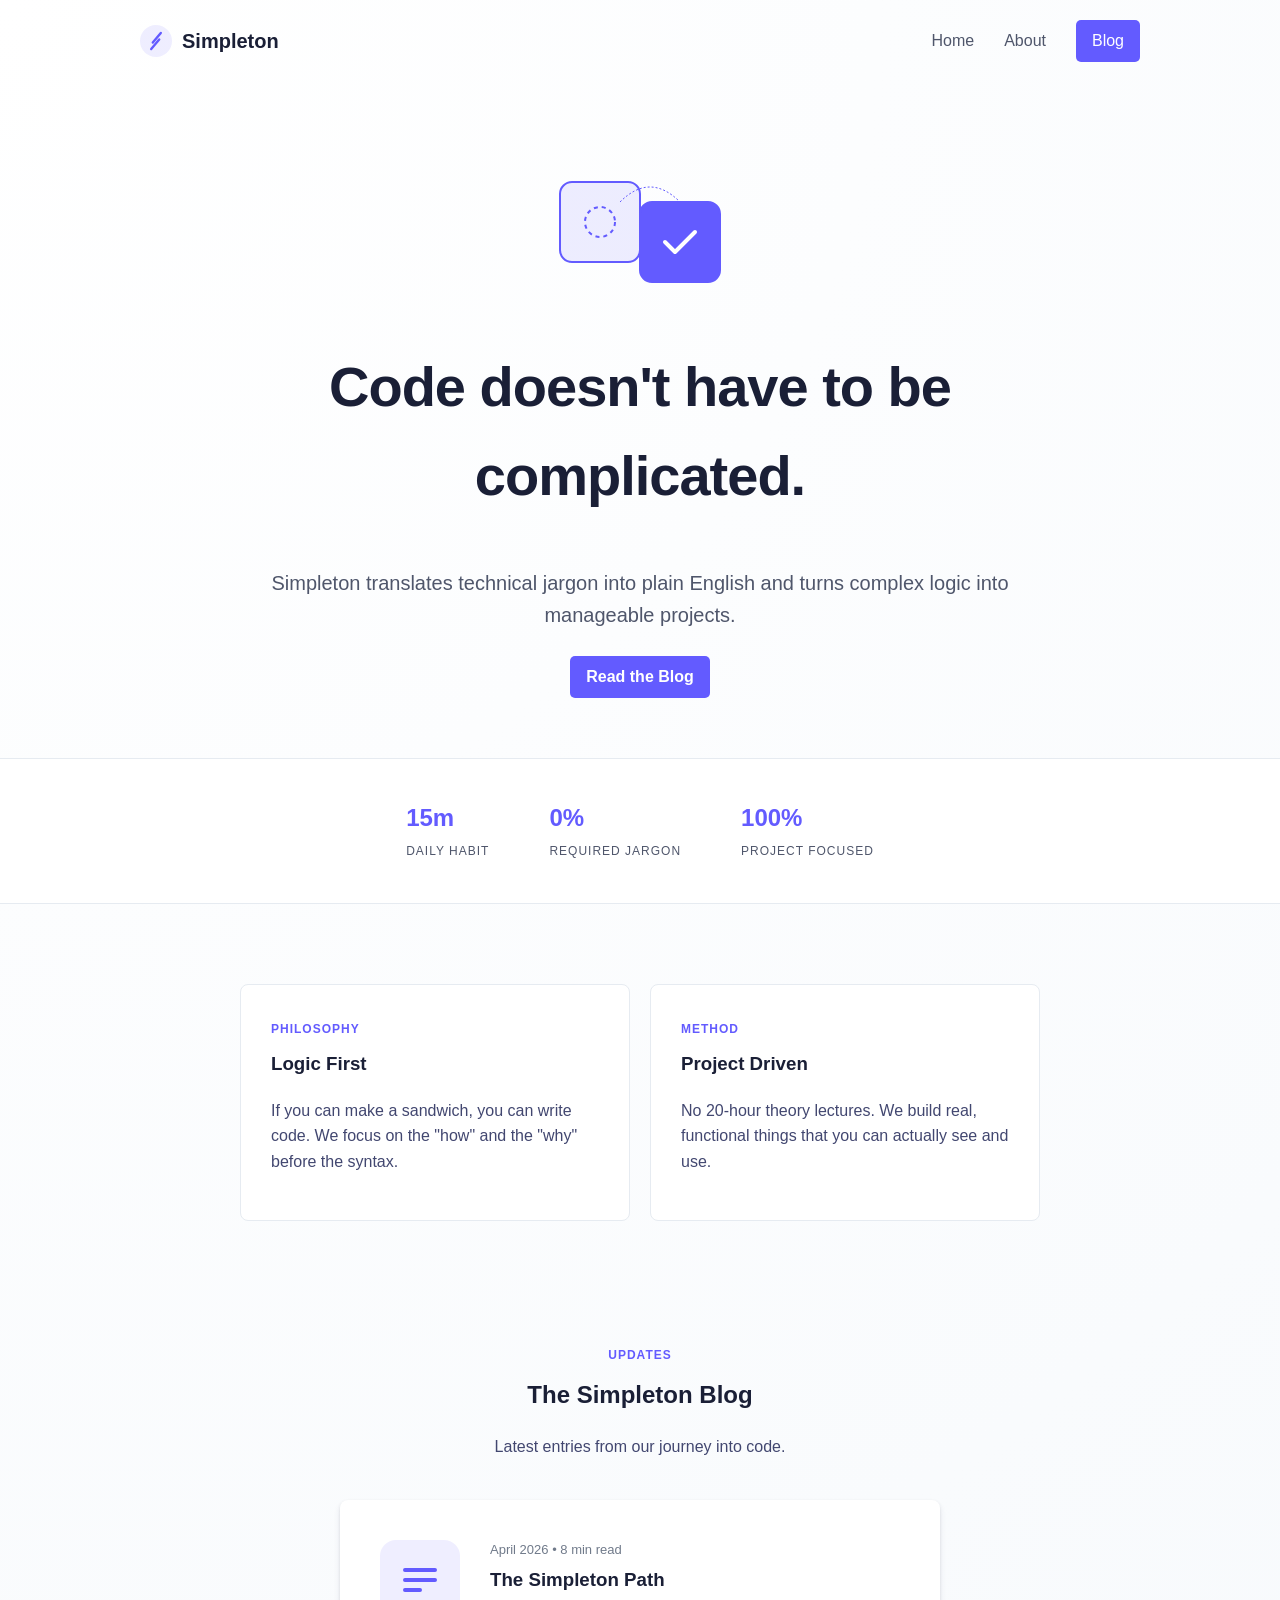
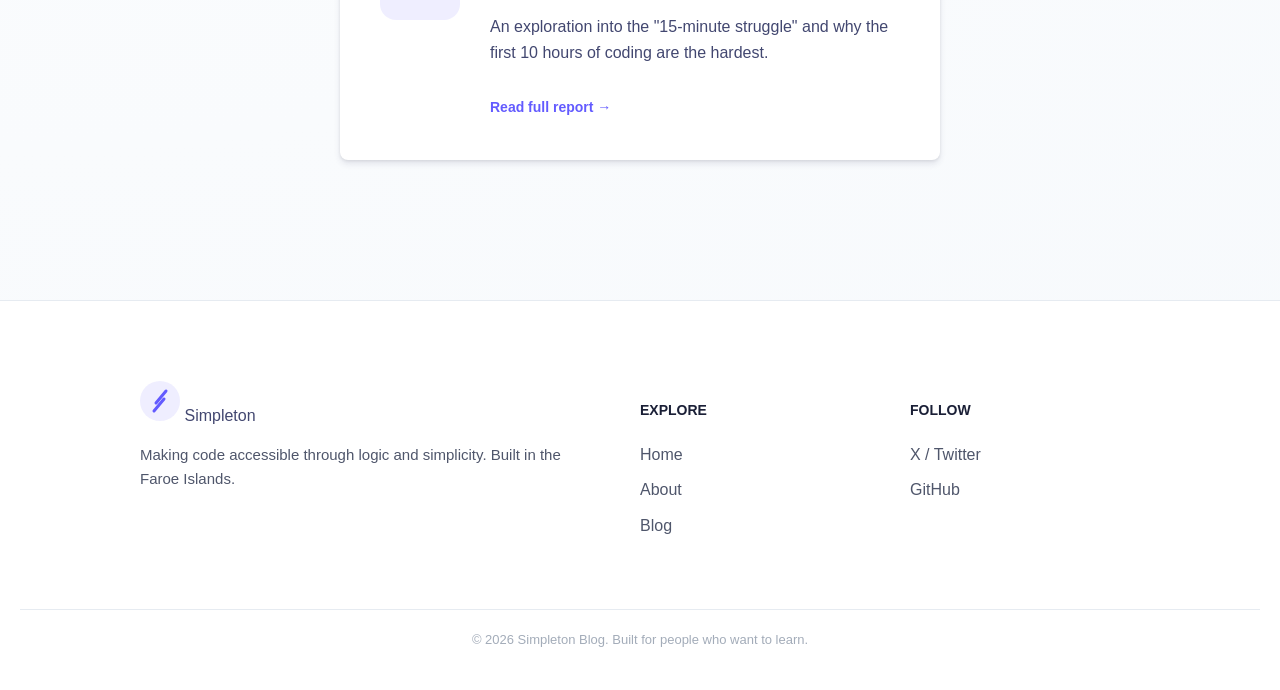
<file: index.html>
<!DOCTYPE html>
<html lang="en">
<head>
    <meta charset="utf-8">
    <meta name="viewport" content="width=device-width, initial-scale=1.0">
    <title>Simpleton | Code doesn't have to be complicated</title>
    <link rel="stylesheet" href="style.css">
</head>
<body>

    <header class="site-header">
        <nav>
            <a href="index.html" class="brand">
                <img src="simpletonBrand.svg" alt="Simpleton Logo">
                <span>Simpleton</span>
            </a>
            <div class="nav-links">
                <a href="index.html">Home</a>
                <a href="about.html">About</a>
                <a href="blog.html" class="button">Blog</a>
            </div>
        </nav>
    </header>

    <main>
        <section class="hero">
            <svg class="main-illustration" width="240" height="160" viewBox="0 0 240 160" fill="none" xmlns="http://www.w3.org/2000/svg">
                <rect x="40" y="40" width="80" height="80" rx="12" fill="#635bff" fill-opacity="0.1" stroke="#635bff" stroke-width="2"/>
                <circle cx="80" cy="80" r="15" stroke="#635bff" stroke-width="2" stroke-dasharray="4 4"/>
                <rect x="120" y="60" width="80" height="80" rx="12" fill="#635bff" stroke="#635bff" stroke-width="2"/>
                <path d="M145 100L155 110L175 90" stroke="white" stroke-width="4" stroke-linecap="round" stroke-linejoin="round"/>
                <path d="M100 60C120 40 140 40 160 60" stroke="#635bff" stroke-width="1" stroke-dasharray="2 2"/>
            </svg>

            <h1>Code doesn't have to be complicated.</h1>
            <p class="subtitle">Simpleton translates technical jargon into plain English and turns complex logic into manageable projects.</p>
            <a href="blog.html" class="button">Read the Blog</a>
        </section>

        <section class="stats-bar">
            <div class="stat-item">
                <strong>15m</strong>
                <span>Daily Habit</span>
            </div>
            <div class="stat-item">
                <strong>0%</strong>
                <span>Required Jargon</span>
            </div>
            <div class="stat-item">
                <strong>100%</strong>
                <span>Project Focused</span>
            </div>
        </section>

        <section class="about-content">
            <div class="trust-grid">
                <div class="trust-item">
                    <span class="category">Philosophy</span>
                    <h3>Logic First</h3>
                    <p>If you can make a sandwich, you can write code. We focus on the "how" and the "why" before the syntax.</p>
                </div>
                <div class="trust-item">
                    <span class="category">Method</span>
                    <h3>Project Driven</h3>
                    <p>No 20-hour theory lectures. We build real, functional things that you can actually see and use.</p>
                </div>
            </div>
        </section>

        <section class="home-blog-preview">
            <div class="section-header">
                <span class="category">Updates</span>
                <h2>The Simpleton Blog</h2>
                <p>Latest entries from our journey into code.</p>
            </div>

            <article class="card blog-card">
                <img src="deep-dive-thumb.svg" class="card-icon" alt="Deep Dive">
                <div class="card-content">
                    <div class="meta-info">April 2026 &bull; 8 min read</div>
                    <h3>The Simpleton Path</h3>
                    <p>An exploration into the "15-minute struggle" and why the first 10 hours of coding are the hardest.</p>
                    <a href="deep-dive.html" class="read-more">Read full report &rarr;</a>
                </div>
            </article>
        </section>
    </main>

    <footer>
        <div class="footer-grid">
            <div class="footer-brand">
                <div class="brand">
                    <img src="simpletonBrand.svg" alt="Simpleton">
                    <span>Simpleton</span>
                </div>
                <p>Making code accessible through logic and simplicity. Built in the Faroe Islands.</p>
            </div>
            
            <div class="footer-links">
                <h4>Explore</h4>
                <a href="index.html">Home</a>
                <a href="about.html">About</a>
                <a href="blog.html">Blog</a>
            </div>
            
            <div class="footer-links">
                <h4>Follow</h4>
                <a href="#">X / Twitter</a>
                <a href="#">GitHub</a>
            </div>
        </div>
        
        <div class="footer-bottom">
            &copy; 2026 Simpleton Blog. Built for people who want to learn.
        </div>
    </footer>

    <button onclick="topFunction()" id="backToTop" title="Go to top">↑ Top</button>
    <script src="script.js"></script>

</body>
</html>
</file>
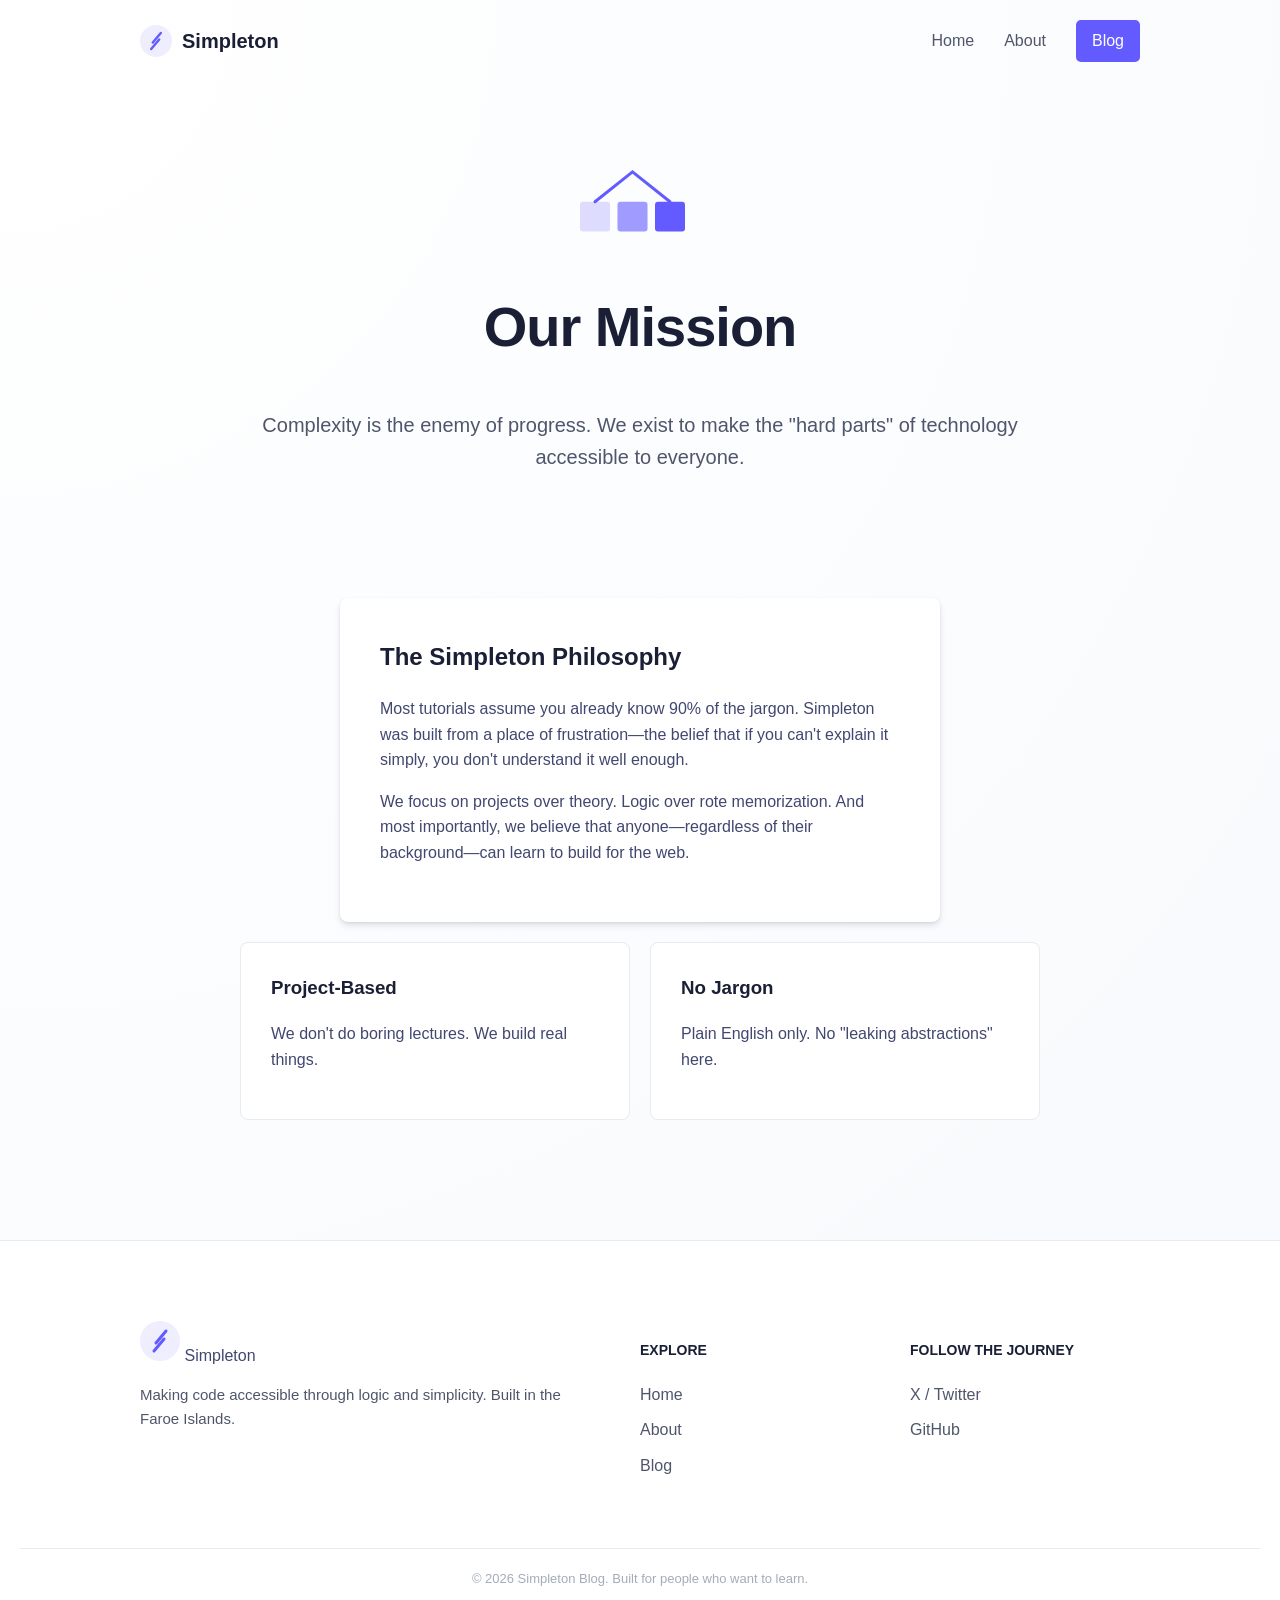
<file: about.html>
<!DOCTYPE html>
<html>
<head>
    <meta charset="utf-8">
    <meta name="viewport" content="width=device-width, initial-scale=1.0">
    <title>About | Simpleton</title>
    <link rel="stylesheet" href="style.css">
</head>
<body>
    <nav>
        <a href="index.html" class="brand">
            <img src="simpletonBrand.svg" alt="Simpleton Logo">
            <span>Simpleton</span>
        </a>
        <div class="nav-links">
            <a href="index.html">Home</a>
            <a href="about.html">About</a>
            <a href="blog.html" class="button">Blog</a>
        </div>
    </nav>

    <main>
        <header class="hero">
            <img src="construction.svg" style="width: 150px; margin-bottom: 20px;">
            <h1>Our Mission</h1>
            <p class="subtitle">Complexity is the enemy of progress. We exist to make the "hard parts" of technology accessible to everyone.</p>
        </header>

        <section class="about-content">
            <article class="card">
                <h2>The Simpleton Philosophy</h2>
                <p>Most tutorials assume you already know 90% of the jargon. Simpleton was built from a place of frustration—the belief that if you can't explain it simply, you don't understand it well enough.</p>
                <p>We focus on projects over theory. Logic over rote memorization. And most importantly, we believe that anyone—regardless of their background—can learn to build for the web.</p>
            </article>

            <div class="trust-grid">
                <div class="trust-item">
                    <h3>Project-Based</h3>
                    <p>We don't do boring lectures. We build real things.</p>
                </div>
                <div class="trust-item">
                    <h3>No Jargon</h3>
                    <p>Plain English only. No "leaking abstractions" here.</p>
                </div>
            </div>
        </section>
    </main>

    <footer>
    <div class="footer-grid">
        <div class="footer-brand">
            <div class="brand">
                <img src="simpletonBrand.svg" alt="Simpleton">
                <span>Simpleton</span>
            </div>
            <p>Making code accessible through logic and simplicity. Built in the Faroe Islands.</p>
        </div>
        
        <div class="footer-links">
            <h4>Explore</h4>
            <a href="index.html">Home</a>
            <a href="about.html">About</a>
            <a href="blog.html">Blog</a>
        </div>
        
        <div class="footer-links">
            <h4>Follow the Journey</h4>
            <a href="#">X / Twitter</a>
            <a href="#">GitHub</a>
        </div>
    </div>
    
    <div class="footer-bottom">
        &copy; 2026 Simpleton Blog. Built for people who want to learn.
    </div>
</footer>
</body>
</html>
</file>
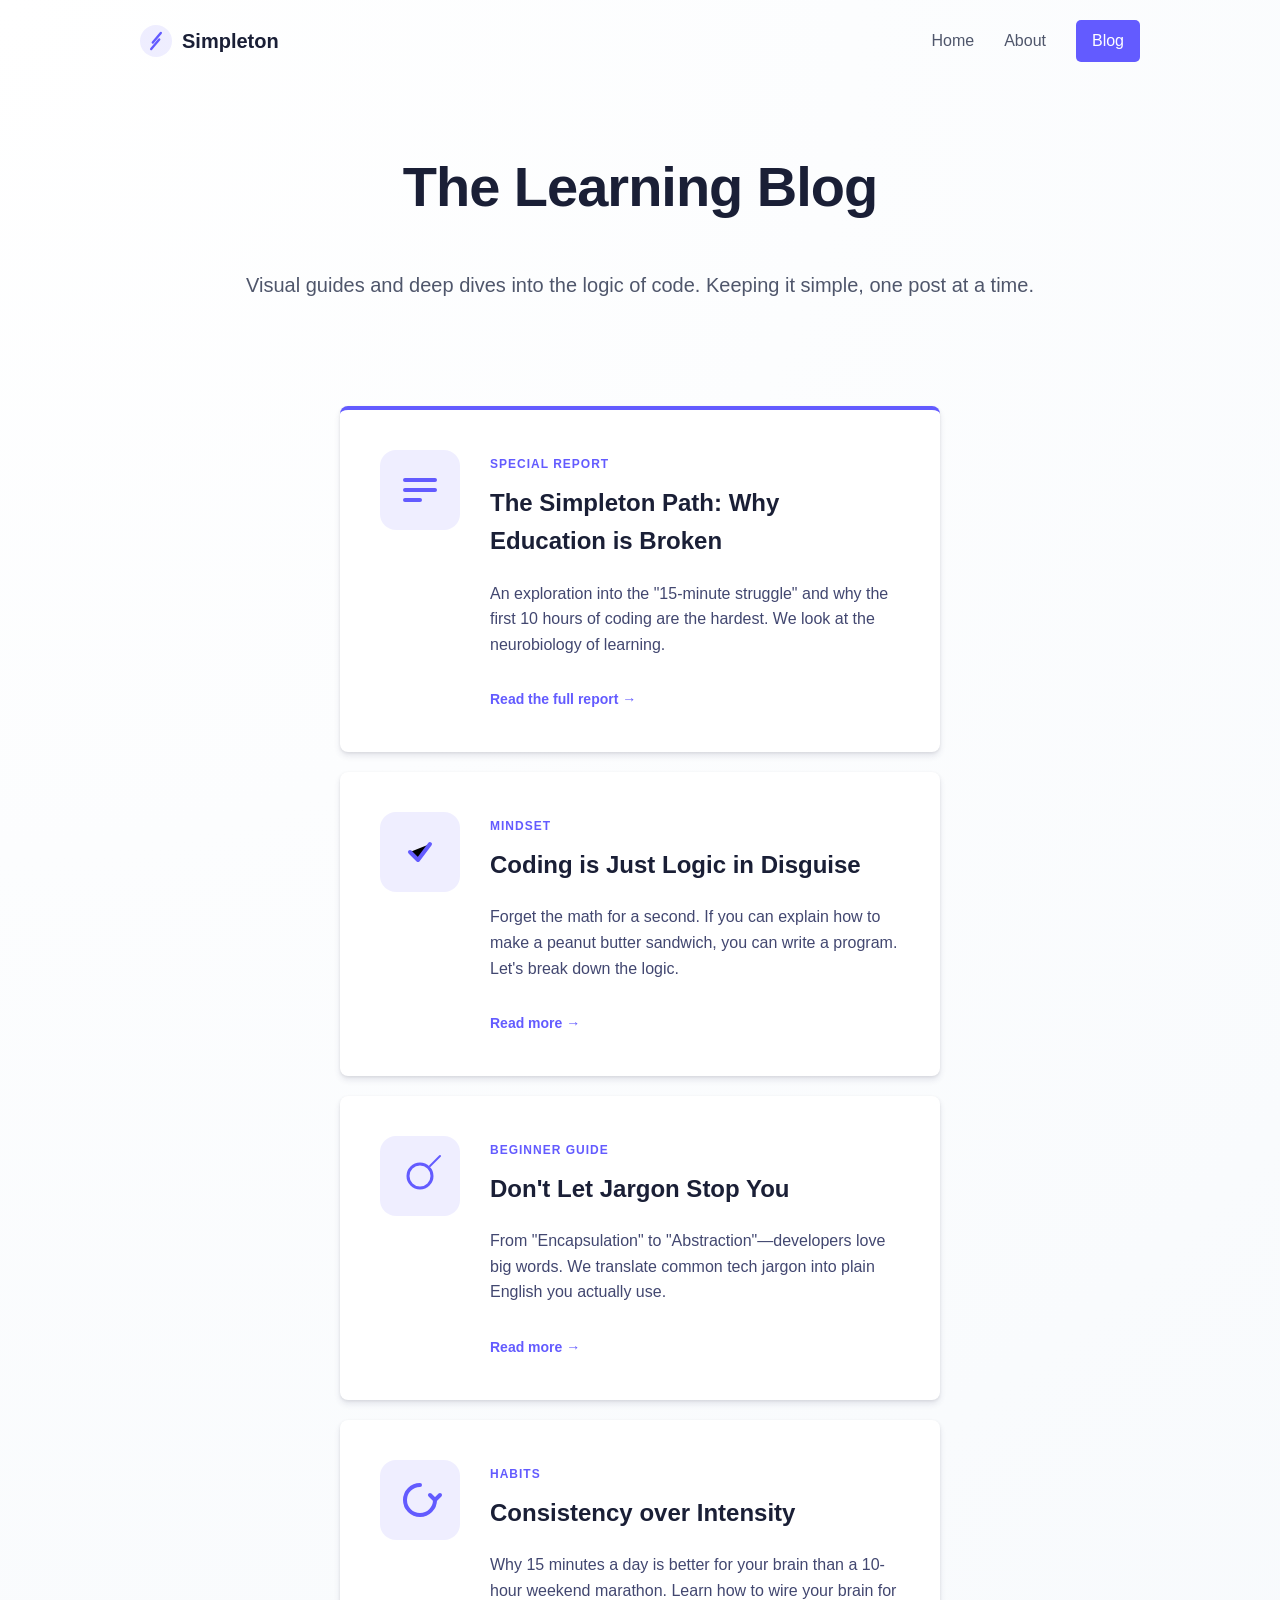
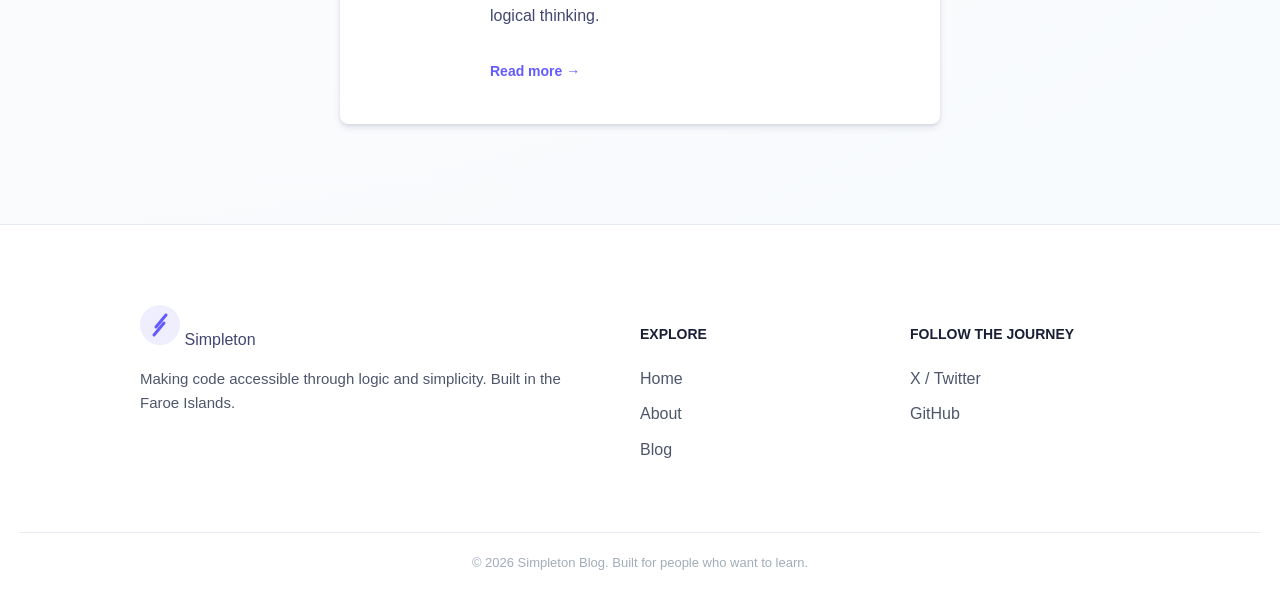
<file: blog.html>
<!DOCTYPE html>
<html lang="en">
<head>
    <meta charset="utf-8">
    <meta name="viewport" content="width=device-width, initial-scale=1.0">
    <title>Blog Feed | Simpleton</title>
    <link rel="stylesheet" href="style.css">
</head>
<body>
    <nav>
        <a href="index.html" class="brand">
            <img src="simpletonBrand.svg" alt="Simpleton Logo">
            <span>Simpleton</span>
        </a>
        <div class="nav-links">
            <a href="index.html">Home</a>
            <a href="about.html">About</a>
            <a href="blog.html" class="button">Blog</a>
        </div>
    </nav>

    <main class="blog-feed">
        <header class="hero">
            <h1>The Learning Blog</h1>
            <p class="subtitle">Visual guides and deep dives into the logic of code. Keeping it simple, one post at a time.</p>
        </header>

        <article class="card blog-card" style="border-top: 4px solid #635bff;">
            <img src="deep-dive-thumb.svg" alt="Report Icon" class="card-icon">
            <div class="card-content">
                <span class="category">Special Report</span>
                <h2>The Simpleton Path: Why Education is Broken</h2>
                <p>An exploration into the "15-minute struggle" and why the first 10 hours of coding are the hardest. We look at the neurobiology of learning.</p>
                <a href="deep-dive.html" class="read-more">Read the full report &rarr;</a>
            </div>
        </article>

        <article class="card blog-card">
            <img src="logic-thumb.svg" alt="Logic Icon" class="card-icon">
            <div class="card-content">
                <span class="category">Mindset</span>
                <h2>Coding is Just Logic in Disguise</h2>
                <p>Forget the math for a second. If you can explain how to make a peanut butter sandwich, you can write a program. Let's break down the logic.</p>
                <a href="logic.html" class="read-more">Read more &rarr;</a>
            </div>
        </article>

        <article class="card blog-card">
            <img src="jargon-thumb.svg" alt="Jargon Icon" class="card-icon">
            <div class="card-content">
                <span class="category">Beginner Guide</span>
                <h2>Don't Let Jargon Stop You</h2>
                <p>From "Encapsulation" to "Abstraction"—developers love big words. We translate common tech jargon into plain English you actually use.</p>
                <a href="jargon.html" class="read-more">Read more &rarr;</a>
            </div>
        </article>

        <article class="card blog-card">
            <img src="habits-thumb.svg" alt="Habits Icon" class="card-icon">
            <div class="card-content">
                <span class="category">Habits</span>
                <h2>Consistency over Intensity</h2>
                <p>Why 15 minutes a day is better for your brain than a 10-hour weekend marathon. Learn how to wire your brain for logical thinking.</p>
                <a href="habits.html" class="read-more">Read more &rarr;</a>
            </div>
        </article>
    </main>

    <footer>
    <div class="footer-grid">
        <div class="footer-brand">
            <div class="brand">
                <img src="simpletonBrand.svg" alt="Simpleton">
                <span>Simpleton</span>
            </div>
            <p>Making code accessible through logic and simplicity. Built in the Faroe Islands.</p>
        </div>
        
        <div class="footer-links">
            <h4>Explore</h4>
            <a href="index.html">Home</a>
            <a href="about.html">About</a>
            <a href="blog.html">Blog</a>
        </div>
        
        <div class="footer-links">
            <h4>Follow the Journey</h4>
            <a href="#">X / Twitter</a>
            <a href="#">GitHub</a>
        </div>
    </div>
    
    <div class="footer-bottom">
        &copy; 2026 Simpleton Blog. Built for people who want to learn.
    </div>
</footer>
</body>
</html>
</file>
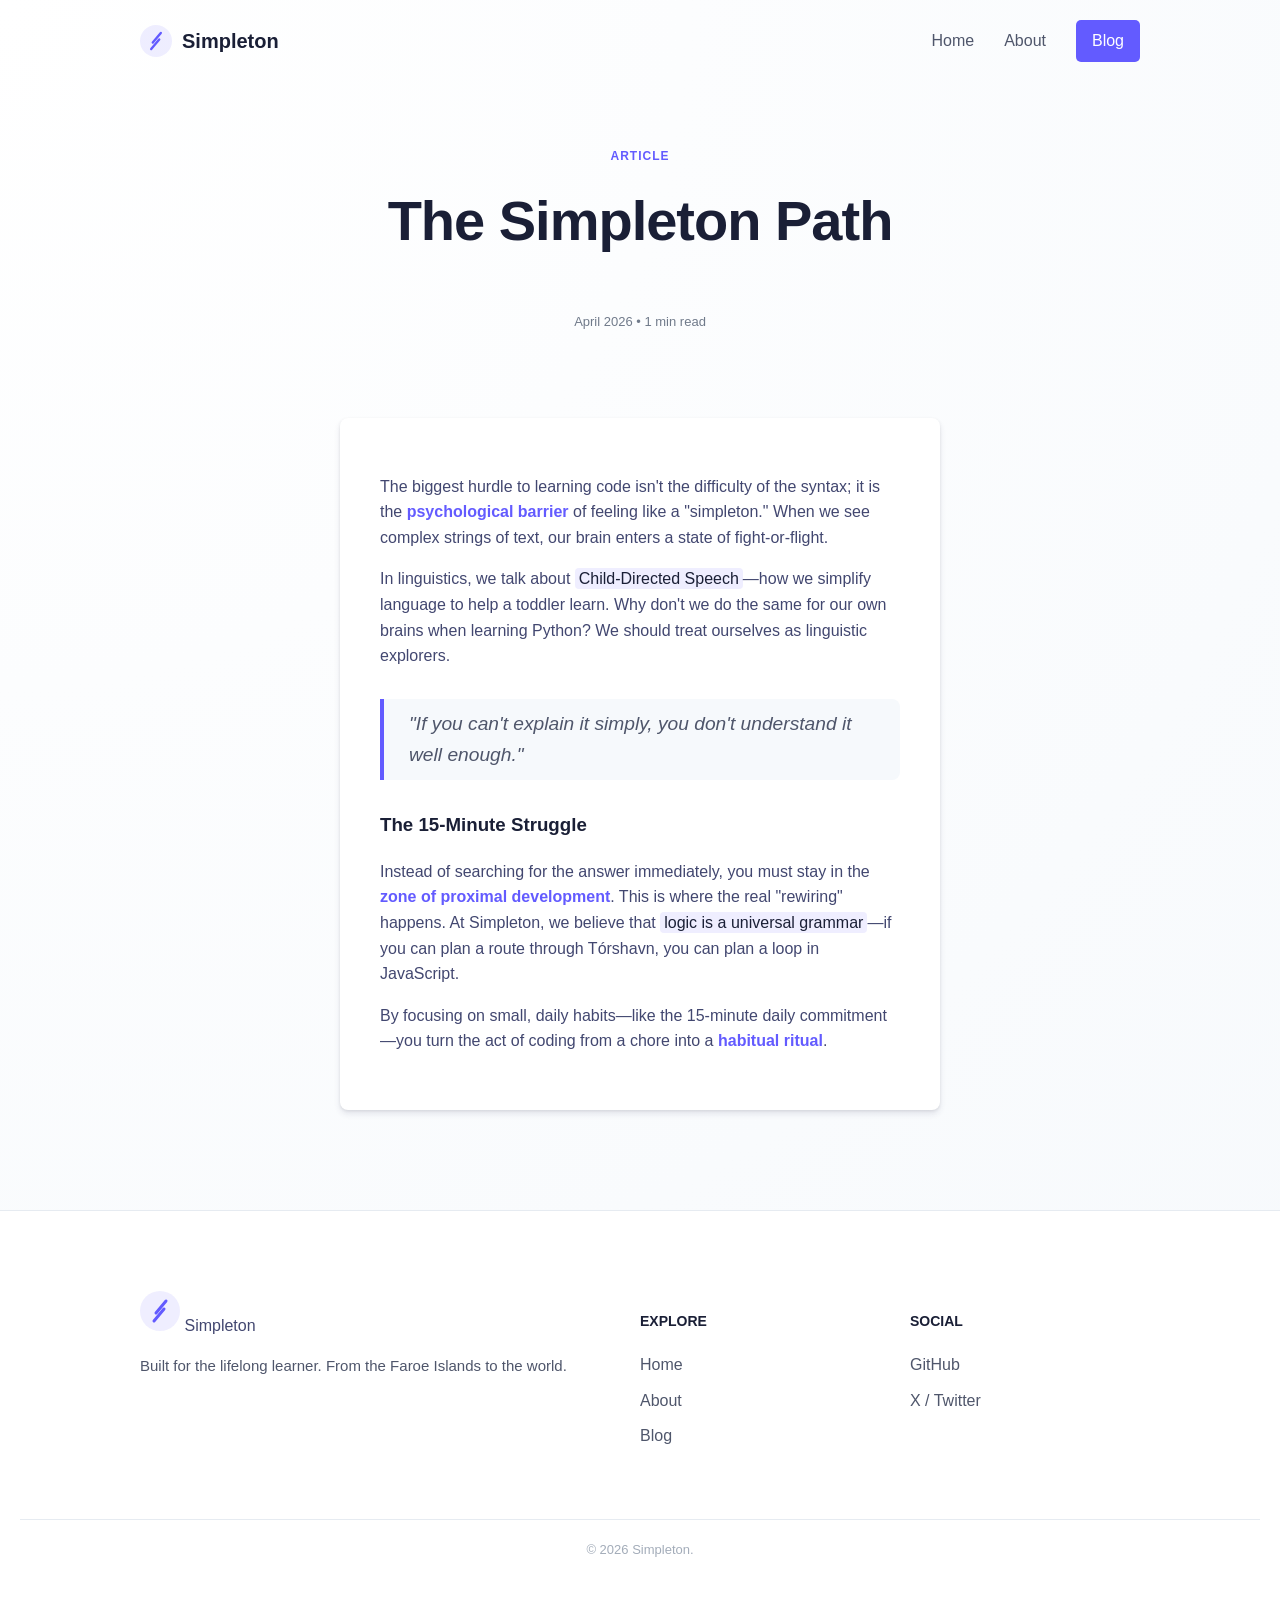
<file: deep-dive.html>
<!DOCTYPE html>
<html lang="en">
<head>
    <meta charset="utf-8">
    <meta name="viewport" content="width=device-width, initial-scale=1.0">
    <title>The Simpleton Path | Deep Dive</title>
    <link rel="stylesheet" href="style.css">
</head>
<body>

    <header class="site-header">
        <nav>
            <a href="index.html" class="brand">
                <img src="simpletonBrand.svg" alt="Simpleton Logo">
                <span>Simpleton</span>
            </a>
            <div class="nav-links">
                <a href="index.html">Home</a>
                <a href="about.html">About</a>
                <a href="blog.html" class="button">Blog</a>
            </div>
        </nav>
    </header>

    <main>
        <section class="hero">
            <span class="category">Article</span>
            <h1>The Simpleton Path</h1>
            <div class="meta-info" id="read-time">Calculating...</div>
        </section>

        <article class="long-form card">
            <p>The biggest hurdle to learning code isn't the difficulty of the syntax; it is the <span class="highlight">psychological barrier</span> of feeling like a "simpleton." When we see complex strings of text, our brain enters a state of fight-or-flight.</p>

            <p>In linguistics, we talk about <mark>Child-Directed Speech</mark>—how we simplify language to help a toddler learn. Why don't we do the same for our own brains when learning Python? We should treat ourselves as linguistic explorers.</p>

            <blockquote>
                "If you can't explain it simply, you don't understand it well enough."
            </blockquote>

            <h3>The 15-Minute Struggle</h3>
            <p>Instead of searching for the answer immediately, you must stay in the <span class="highlight">zone of proximal development</span>. This is where the real "rewiring" happens. At Simpleton, we believe that <mark>logic is a universal grammar</mark>—if you can plan a route through Tórshavn, you can plan a loop in JavaScript.</p>
            
            <p>By focusing on small, daily habits—like the 15-minute daily commitment—you turn the act of coding from a chore into a <span class="highlight">habitual ritual</span>.</p>
        </article>
    </main>

    <footer>
        <div class="footer-grid">
            <div class="footer-brand">
                <div class="brand">
                    <img src="simpletonBrand.svg" alt="Simpleton">
                    <span>Simpleton</span>
                </div>
                <p>Built for the lifelong learner. From the Faroe Islands to the world.</p>
            </div>
            <div class="footer-links">
                <h4>Explore</h4>
                <a href="index.html">Home</a>
                <a href="about.html">About</a>
                <a href="blog.html">Blog</a>
            </div>
            <div class="footer-links">
                <h4>Social</h4>
                <a href="#">GitHub</a>
                <a href="#">X / Twitter</a>
            </div>
        </div>
        <div class="footer-bottom">
            &copy; 2026 Simpleton.
        </div>
    </footer>
<button onclick="topFunction()" id="backToTop" title="Go to top">↑ Top</button>
    <script src="script.js"></script>
</body>
</html>
</file>
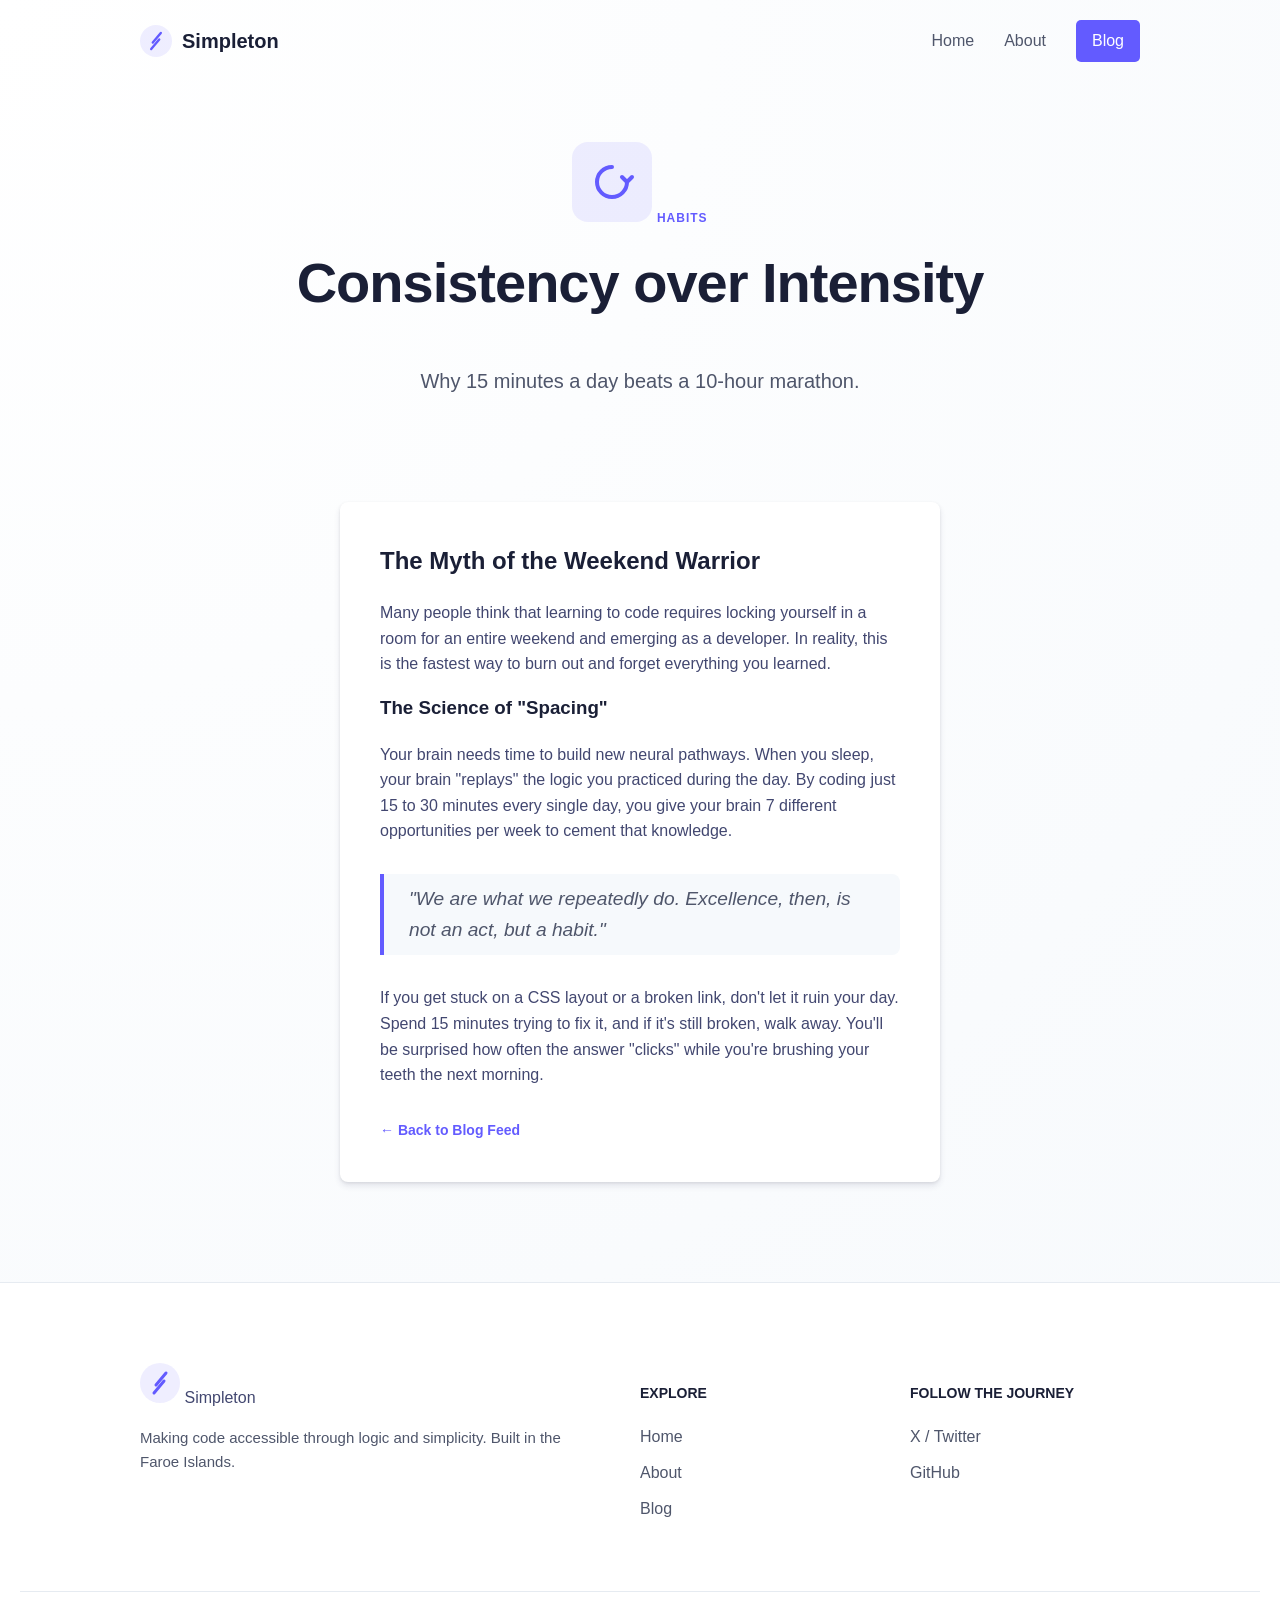
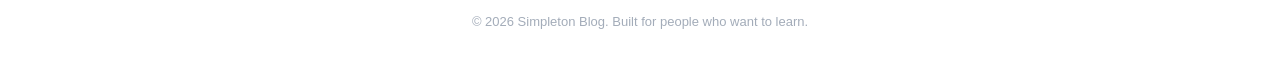
<file: habits.html>
<!DOCTYPE html>
<html lang="en">
<head>
    <meta charset="utf-8">
    <meta name="viewport" content="width=device-width, initial-scale=1.0">
    <title>Consistency over Intensity | Simpleton</title>
    <link rel="stylesheet" href="style.css">
</head>
<body>
    <nav>
        <a href="index.html" class="brand">
            <img src="simpletonBrand.svg" alt="Simpleton Logo">
            <span>Simpleton</span>
        </a>
        <div class="nav-links">
            <a href="index.html">Home</a>
            <a href="about.html">About</a>
            <a href="blog.html" class="button">Blog</a>
        </div>
    </nav>

    <main>
        <header class="hero">
            <img src="habits-thumb.svg" class="hero-icon" alt="Habits Icon">
            <span class="category">Habits</span>
            <h1>Consistency over Intensity</h1>
            <p class="subtitle">Why 15 minutes a day beats a 10-hour marathon.</p>
        </header>

        <article class="card long-form">
            <h2>The Myth of the Weekend Warrior</h2>
            <p>Many people think that learning to code requires locking yourself in a room for an entire weekend and emerging as a developer. In reality, this is the fastest way to burn out and forget everything you learned.</p>
            
            <h3>The Science of "Spacing"</h3>
            <p>Your brain needs time to build new neural pathways. When you sleep, your brain "replays" the logic you practiced during the day. By coding just 15 to 30 minutes every single day, you give your brain 7 different opportunities per week to cement that knowledge.</p>
            
            <blockquote>
                "We are what we repeatedly do. Excellence, then, is not an act, but a habit."
            </blockquote>

            <p>If you get stuck on a CSS layout or a broken link, don't let it ruin your day. Spend 15 minutes trying to fix it, and if it's still broken, walk away. You'll be surprised how often the answer "clicks" while you're brushing your teeth the next morning.</p>
            
            <a href="blog.html" class="read-more">&larr; Back to Blog Feed</a>
        </article>
    </main>

   <footer>
    <div class="footer-grid">
        <div class="footer-brand">
            <div class="brand">
                <img src="simpletonBrand.svg" alt="Simpleton">
                <span>Simpleton</span>
            </div>
            <p>Making code accessible through logic and simplicity. Built in the Faroe Islands.</p>
        </div>
        
        <div class="footer-links">
            <h4>Explore</h4>
            <a href="index.html">Home</a>
            <a href="about.html">About</a>
            <a href="blog.html">Blog</a>
        </div>
        
        <div class="footer-links">
            <h4>Follow the Journey</h4>
            <a href="#">X / Twitter</a>
            <a href="#">GitHub</a>
        </div>
    </div>
    
    <div class="footer-bottom">
        &copy; 2026 Simpleton Blog. Built for people who want to learn.
    </div>
</footer>
<script src="script.js"></script>
</body>
</html>
</file>
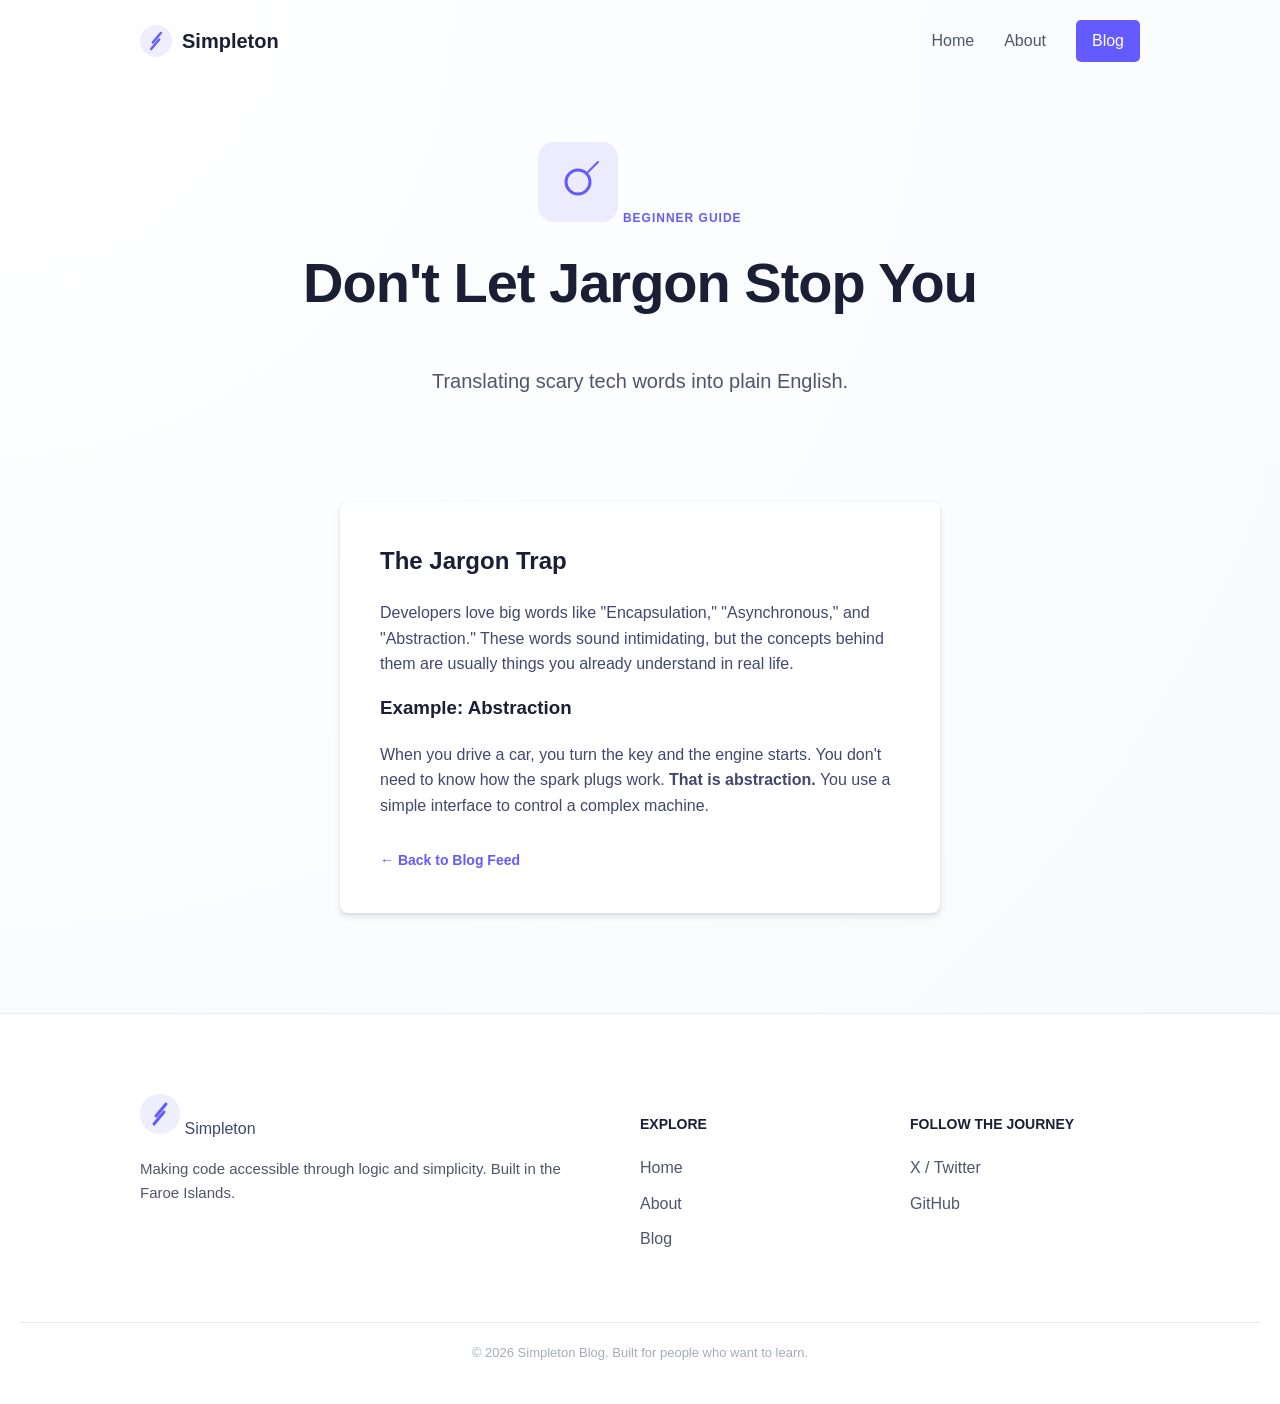
<file: jargon.html>
<!DOCTYPE html>
<html>
<head>
    <meta charset="utf-8">
    <meta name="viewport" content="width=device-width, initial-scale=1.0">
    <title>Don't Let Jargon Stop You | Simpleton</title>
    <link rel="stylesheet" href="style.css">
</head>
<body>
    <nav>
        <a href="index.html" class="brand">
            <img src="simpletonBrand.svg" alt="Simpleton Logo">
            <span>Simpleton</span>
        </a>
        <div class="nav-links">
            <a href="index.html">Home</a>
            <a href="about.html">About</a>
            <a href="blog.html" class="button">Blog</a>
        </div>
    </nav>

    <main>
        <header class="hero">
            <img src="jargon-thumb.svg" class="hero-icon" alt="Jargon Icon">
            <span class="category">Beginner Guide</span>
            <h1>Don't Let Jargon Stop You</h1>
            <p class="subtitle">Translating scary tech words into plain English.</p>
        </header>

        <article class="card long-form">
            <h2>The Jargon Trap</h2>
            <p>Developers love big words like "Encapsulation," "Asynchronous," and "Abstraction." These words sound intimidating, but the concepts behind them are usually things you already understand in real life.</p>
            
            <h3>Example: Abstraction</h3>
            <p>When you drive a car, you turn the key and the engine starts. You don't need to know how the spark plugs work. <strong>That is abstraction.</strong> You use a simple interface to control a complex machine.</p>
            
            <a href="blog.html" class="read-more">&larr; Back to Blog Feed</a>
        </article>
    </main>

    <footer>
    <div class="footer-grid">
        <div class="footer-brand">
            <div class="brand">
                <img src="simpletonBrand.svg" alt="Simpleton">
                <span>Simpleton</span>
            </div>
            <p>Making code accessible through logic and simplicity. Built in the Faroe Islands.</p>
        </div>
        
        <div class="footer-links">
            <h4>Explore</h4>
            <a href="index.html">Home</a>
            <a href="about.html">About</a>
            <a href="blog.html">Blog</a>
        </div>
        
        <div class="footer-links">
            <h4>Follow the Journey</h4>
            <a href="#">X / Twitter</a>
            <a href="#">GitHub</a>
        </div>
    </div>
    
    <div class="footer-bottom">
        &copy; 2026 Simpleton Blog. Built for people who want to learn.
    </div>
</footer>
<script src="script.js"></script>
</body>
</html>
</file>
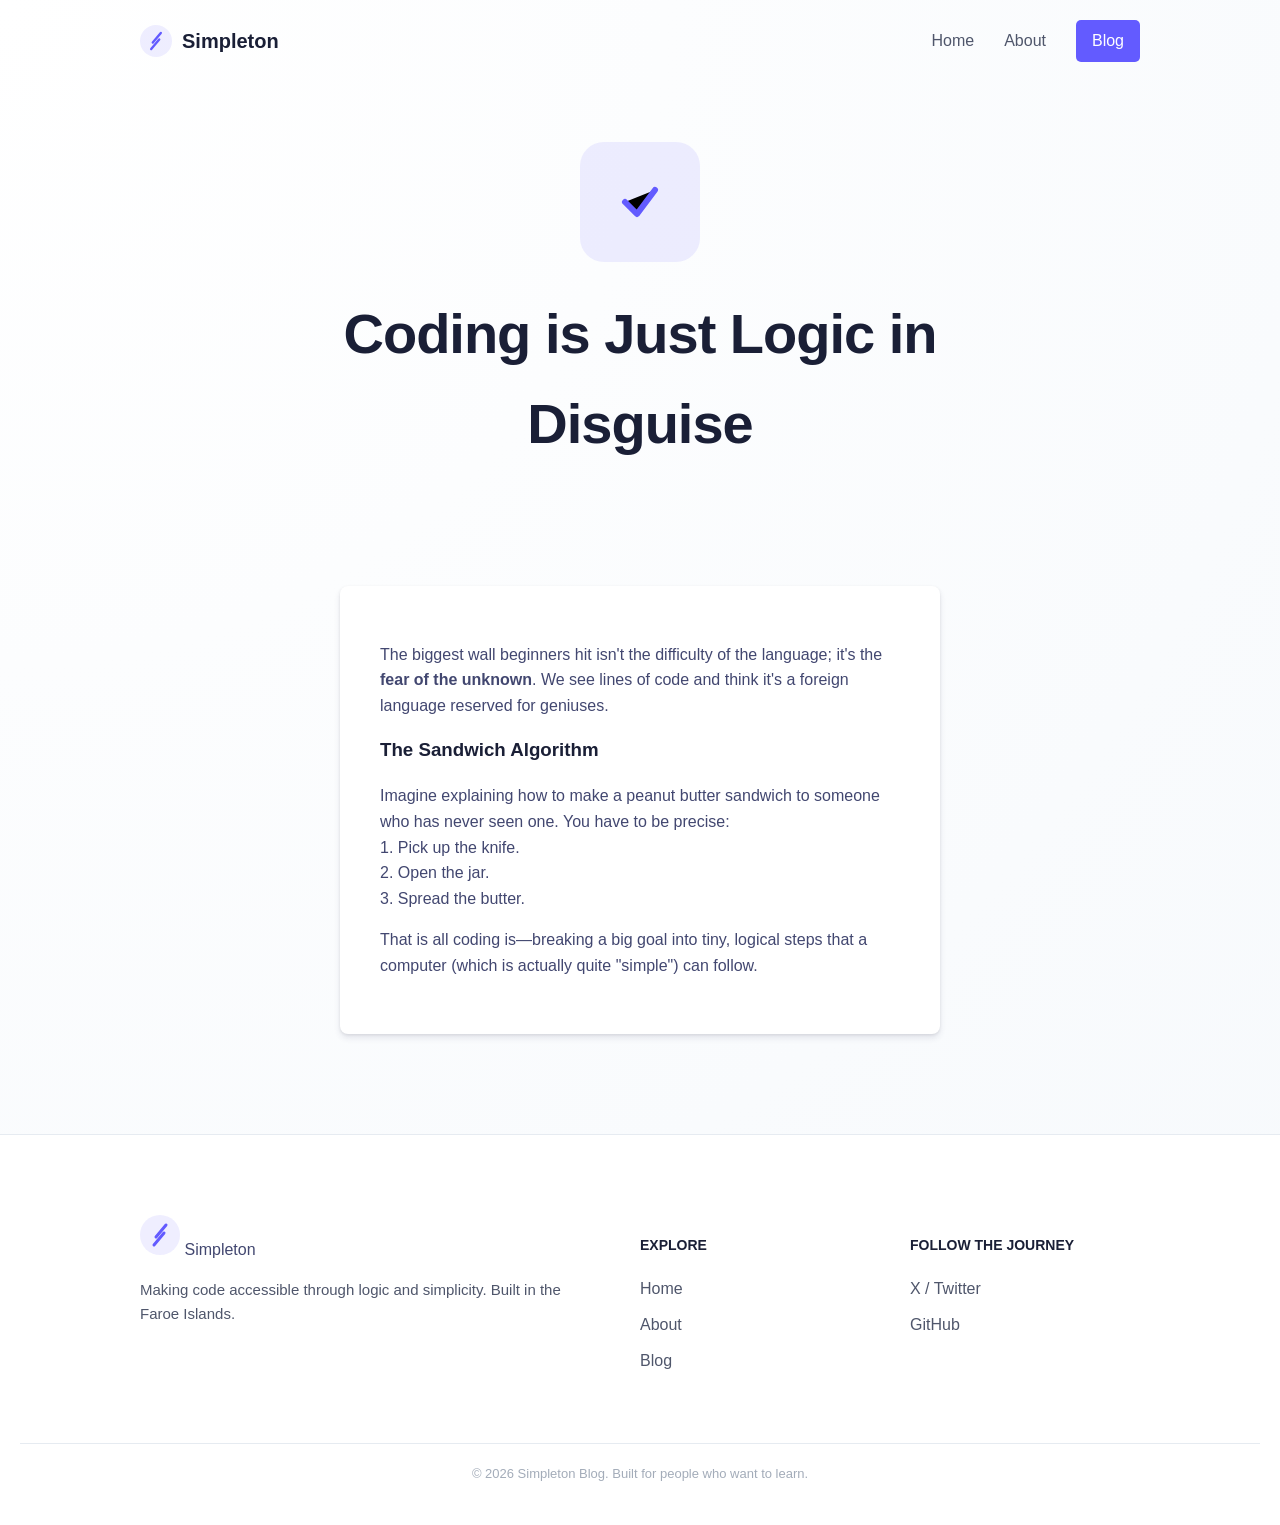
<file: logic.html>
<!DOCTYPE html>
<html>
<head>
    <meta charset="utf-8">
    <meta name="viewport" content="width=device-width, initial-scale=1.0">
    <title>The Logic of Code | Simpleton</title>
    <link rel="stylesheet" href="style.css">
</head>
<body>
    <nav>
        <a href="index.html" class="brand">
            <img src="simpletonBrand.svg" alt="Simpleton Logo">
            <span>Simpleton</span>
        </a>
        <div class="nav-links">
            <a href="index.html">Home</a>
            <a href="about.html">About</a>
            <a href="blog.html" class="button">Blog</a>
        </div>
    </nav>

    <main>
        <header class="hero">
    <img src="logic-thumb.svg" style="width: 120px; height: 120px; margin-bottom: 20px;">
    <h1>Coding is Just Logic in Disguise</h1>
</header>

        <article class="card">
            <p>The biggest wall beginners hit isn't the difficulty of the language; it's the <strong>fear of the unknown</strong>. We see lines of code and think it's a foreign language reserved for geniuses.</p>
            
            <h3>The Sandwich Algorithm</h3>
            <p>Imagine explaining how to make a peanut butter sandwich to someone who has never seen one. You have to be precise: 
                <br>1. Pick up the knife. 
                <br>2. Open the jar. 
                <br>3. Spread the butter. 
            </p>
            <p>That is all coding is—breaking a big goal into tiny, logical steps that a computer (which is actually quite "simple") can follow.</p>
        </article>
    </main>

   <footer>
    <div class="footer-grid">
        <div class="footer-brand">
            <div class="brand">
                <img src="simpletonBrand.svg" alt="Simpleton">
                <span>Simpleton</span>
            </div>
            <p>Making code accessible through logic and simplicity. Built in the Faroe Islands.</p>
        </div>
        
        <div class="footer-links">
            <h4>Explore</h4>
            <a href="index.html">Home</a>
            <a href="about.html">About</a>
            <a href="blog.html">Blog</a>
        </div>
        
        <div class="footer-links">
            <h4>Follow the Journey</h4>
            <a href="#">X / Twitter</a>
            <a href="#">GitHub</a>
        </div>
    </div>
    
    <div class="footer-bottom">
        &copy; 2026 Simpleton Blog. Built for people who want to learn.
    </div>
</footer>
<script src="script.js"></script>
</body>
</html>
</file>
<file: style.css>
/* ==========================================================================
   1. GLOBAL STYLES
   ========================================================================== */
body {
    background: radial-gradient(circle at top left, #ffffff, #f6f9fc);
    min-height: 100vh;
    font-family: -apple-system, BlinkMacSystemFont, "Segoe UI", Roboto, sans-serif;
    color: #424770;
    line-height: 1.6;
    margin: 0;
    overflow-x: hidden;
}

h1, h2, h3 {
    color: #1a1f36;
    margin-top: 0;
}

/* ==========================================================================
   2. NAVIGATION & HEADER
   ========================================================================== */
nav {
    display: flex;
    justify-content: space-between;
    align-items: center;
    padding: 20px;
    max-width: 1000px;
    margin: 0 auto;
}

nav .brand {
    display: flex;
    align-items: center;
    text-decoration: none;
    color: #1a1f36;
    font-weight: 700;
    font-size: 20px;
    gap: 10px;
}

nav .brand img {
    height: 32px;
    width: 32px;
}

.nav-links {
    display: flex;
    gap: 30px;
    align-items: center;
}

.nav-links a {
    text-decoration: none;
    color: #4f566b;
    font-weight: 500;
    transition: 0.2s;
}

.nav-links a:hover {
    color: #635bff;
}

/* ==========================================================================
   3. REUSABLE COMPONENTS
   ========================================================================== */
/* Section 3: Reusable Components Update */
blockquote {
    border-left: 4px solid #635bff;
    margin: 30px 0;
    padding: 10px 25px;
    font-style: italic;
    font-size: 1.2rem;
    color: #4f566b;
    background: #f6f9fc;
    border-radius: 0 8px 8px 0;
}

.highlight {
    color: #635bff;
    font-weight: 600;
}

mark {
    background-color: rgba(99, 91, 255, 0.1);
    color: #1a1f36;
    padding: 2px 4px;
    border-radius: 4px;
}


   .button {
    background-color: #635bff;
    border-radius: 5px;
    padding: 8px 16px;
    text-decoration: none;
    color: white !important;
    display: inline-block;
    font-weight: 600;
    transition: 0.3s;
}

.button:hover {
    background-color: #4e45e4;
    transform: translateY(-1px);
}

.card {
    background-color: white;
    padding: 40px;
    margin: 20px auto;
    width: 100%;
    max-width: 600px;
    border-radius: 8px;
    box-shadow: 0 4px 6px rgba(50, 50, 93, 0.11), 0 1px 3px rgba(0, 0, 0, 0.08);
    box-sizing: border-box;
    transition: transform 0.3s ease, box-shadow 0.3s ease;
}

.blog-card {
    display: flex;
    gap: 30px;
    align-items: flex-start;
}

.card-icon {
    width: 80px;
    height: 80px;
    flex-shrink: 0;
}

.category {
    display: inline-block;
    font-size: 12px;
    font-weight: 700;
    letter-spacing: 1px;
    color: #635bff;
    margin-bottom: 10px;
    text-transform: uppercase;
}

.meta-info {
    font-size: 13px;
    color: #707a8a;
    font-weight: 500;
    margin-bottom: 5px;
}

.read-more {
    display: inline-block;
    margin-top: 15px;
    color: #635bff;
    text-decoration: none;
    font-weight: 600;
    font-size: 14px;
}

/* ==========================================================================
   4. PAGE SECTIONS
   ========================================================================== */
.hero {
    padding: 60px 20px;
    max-width: 800px;
    margin: 0 auto;
    text-align: center;
}

.main-illustration {
    margin: 0 auto 40px auto;
    display: block;
}

.hero h1 {
    font-size: clamp(2.5rem, 5vw, 3.5rem);
    letter-spacing: -1px;
    font-weight: 800;
}

.hero .subtitle {
    font-size: 20px;
    color: #4f566b;
    margin-bottom: 25px;
}

/* Stats Bar */
.stats-bar {
    display: flex;
    justify-content: center;
    gap: 60px;
    padding: 40px 20px;
    border-top: 1px solid #e6ebf1;
    border-bottom: 1px solid #e6ebf1;
    background: #ffffff;
    margin-bottom: 60px;
}

.stat-item strong {
    display: block;
    font-size: 24px;
    color: #635bff;
}

.stat-item span {
    font-size: 12px;
    color: #4f566b;
    text-transform: uppercase;
    letter-spacing: 1px;
}

/* About Content & Grid */
.about-content {
    max-width: 800px;
    margin: 0 auto;
    padding: 20px;
}

.trust-grid {
    display: grid;
    grid-template-columns: 1fr 1fr;
    gap: 20px;
}

.trust-item {
    background-color: #ffffff;
    padding: 30px;
    border-radius: 8px;
    border: 1px solid #e6ebf1;
}

/* Blog Preview Centering */
.home-blog-preview {
    max-width: 800px;
    margin: 0 auto;
    padding: 20px;
    width: 100%;
    box-sizing: border-box;
}

.section-header {
    text-align: center;
    margin: 80px 0 40px 0;
}

/* ==========================================================================
   5. FOOTER
   ========================================================================== */
footer {
    background: #ffffff;
    border-top: 1px solid #e6ebf1;
    padding: 80px 20px 40px 20px;
    margin-top: 100px;
}

.footer-grid {
    max-width: 1000px;
    margin: 0 auto;
    display: grid;
    grid-template-columns: 2fr 1fr 1fr;
    gap: 40px;
}

.footer-brand p {
    margin-top: 15px;
    color: #4f566b;
    font-size: 15px;
}

.footer-links h4 {
    font-size: 14px;
    text-transform: uppercase;
    color: #1a1f36;
    margin-bottom: 20px;
}

.footer-links a {
    display: block;
    text-decoration: none;
    color: #4f566b;
    margin-bottom: 10px;
}

.footer-bottom {
    text-align: center;
    margin-top: 60px;
    padding-top: 20px;
    border-top: 1px solid #e6ebf1;
    color: #a3acb9;
    font-size: 13px;
}

/* ==========================================================================
   6. RESPONSIVENESS
   ========================================================================== */
@media (max-width: 600px) {
    .trust-grid, .footer-grid, .stats-bar {
        grid-template-columns: 1fr;
        flex-direction: column;
        gap: 20px;
        text-align: center;
    }
    
    .blog-card {
        flex-direction: column;
        align-items: center;
        text-align: center;
    }
}
#backToTop {
    display: none; /* Hidden by default */
    position: fixed; 
    bottom: 30px; 
    right: 30px; 
    z-index: 99; /* Ensures it stays on top of other elements */
    border: none;
    outline: none;
    background-color: #635bff; /* Simpleton Blurple */
    color: white;
    cursor: pointer;
    padding: 15px;
    border-radius: 50px; /* Makes it a nice circle/pill shape */
    font-weight: bold;
    box-shadow: 0 4px 12px rgba(0,0,0,0.15);
}

#backToTop:hover {
    background-color: #4e45e4; /* Darker on hover */
    transform: translateY(-3px); /* Subtle lift effect */
}
</file>
